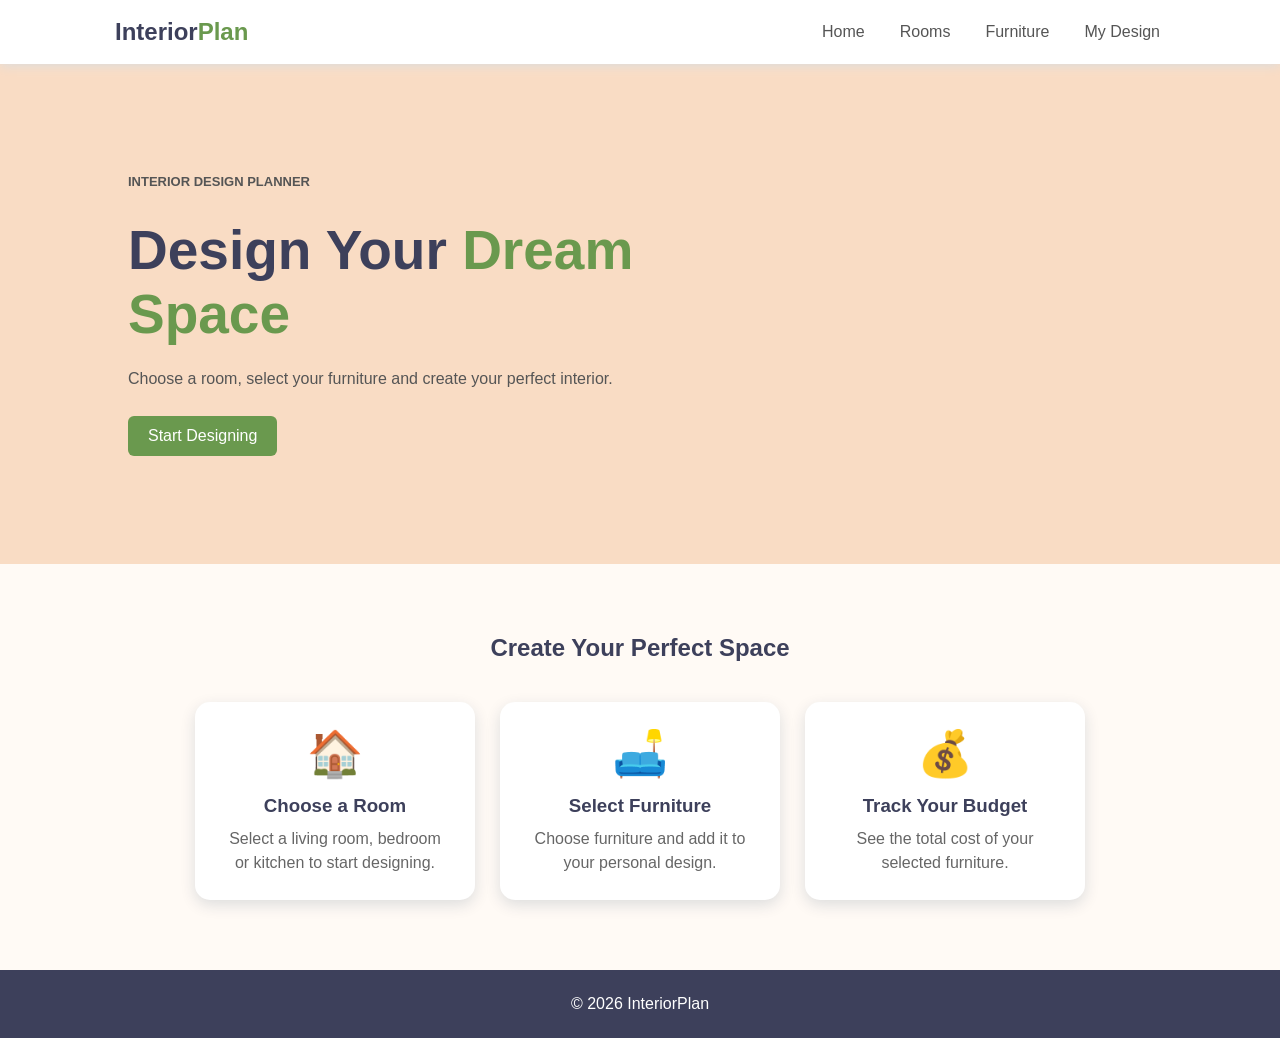
<file: index.html>
<!DOCTYPE html>
<html lang="en">

<head>

    <meta charset="UTF-8">

    <meta name="viewport" content="width=device-width, initial-scale=1.0">

    <title>InteriorPlan - Home</title>

    <link rel="stylesheet" href="style.css">

</head>

<body>

    <!-- Navbar -->

    <header>

        <nav>

            <h2>Interior<span>Plan</span></h2>

            <div class="links">

                <a href="index.html">Home</a>

                <a href="rooms.html">Rooms</a>

                <a href="furniture.html">Furniture</a>

                <a href="design.html">My Design</a>

            </div>

        </nav>

    </header>


    <!-- Home -->

    <section class="hero">

        <div>

            <p class="tag">
                INTERIOR DESIGN PLANNER
            </p>

            <h1>
                Design Your
                <span>Dream Space</span>
            </h1>

            <p>
                Choose a room, select your furniture
                and create your perfect interior.
            </p>

            <a href="rooms.html" class="button">
                Start Designing
            </a>

        </div>

    </section>


    <!-- Information -->

    <section class="home-info">

        <h2 class="title">
            Create Your Perfect Space
        </h2>

        <div class="info-container">

            <div class="info-card">

                <div>🏠</div>

                <h3>Choose a Room</h3>

                <p>
                    Select a living room, bedroom
                    or kitchen to start designing.
                </p>

            </div>


            <div class="info-card">

                <div>🛋️</div>

                <h3>Select Furniture</h3>

                <p>
                    Choose furniture and add it
                    to your personal design.
                </p>

            </div>


            <div class="info-card">

                <div>💰</div>

                <h3>Track Your Budget</h3>

                <p>
                    See the total cost of your
                    selected furniture.
                </p>

            </div>

        </div>

    </section>


    <footer>

        <p>© 2026 InteriorPlan</p>

    </footer>

</body>

</html>
</file>
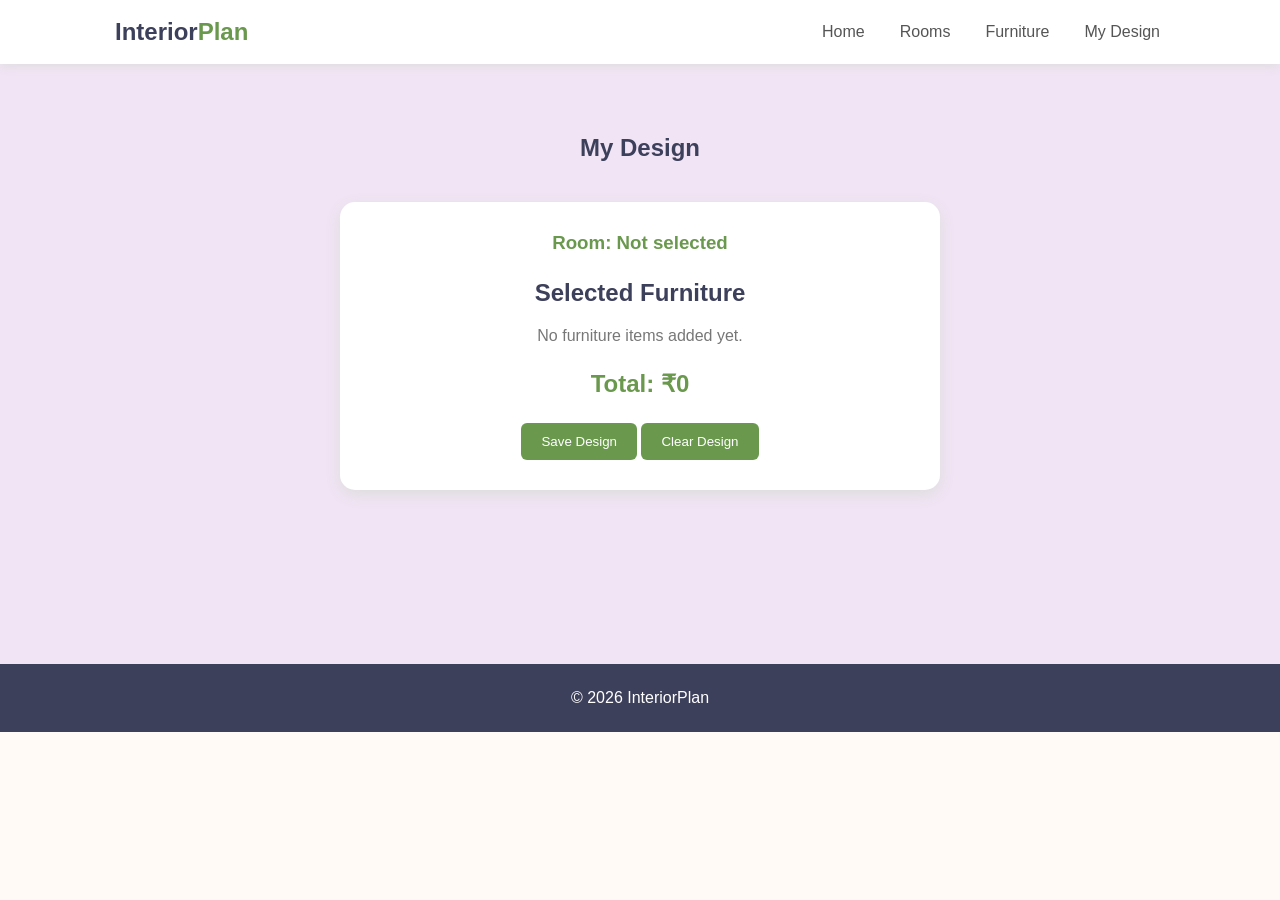
<file: design.html>
<!DOCTYPE html>
<html lang="en">

<head>

    <meta charset="UTF-8">

    <meta name="viewport"
          content="width=device-width, initial-scale=1.0">

    <title>InteriorPlan - My Design</title>

    <link rel="stylesheet" href="style.css">

</head>


<body>


<header>

    <nav>

        <h2>Interior<span>Plan</span></h2>

        <div class="links">

            <a href="index.html">Home</a>

            <a href="rooms.html">Rooms</a>

            <a href="furniture.html">Furniture</a>

            <a href="design.html">My Design</a>

        </div>

    </nav>

</header>


<section id="design">

    <h2 class="title">My Design</h2>


    <div class="design-box">

        <h3 id="room">
            Room: Not selected
        </h3>


        <h2>Selected Furniture</h2>


        <div id="items">
            No furniture added yet.
        </div>


        <h2 class="total">
            Total: ₹<span id="total">0</span>
        </h2>


        <button onclick="saveDesign()">
            Save Design
        </button>


        <button onclick="clearDesign()">
            Clear Design
        </button>

    </div>

</section>


<footer>

    <p>© 2026 InteriorPlan</p>

</footer>


<script src="script.js"></script>

</body>

</html>
</file>
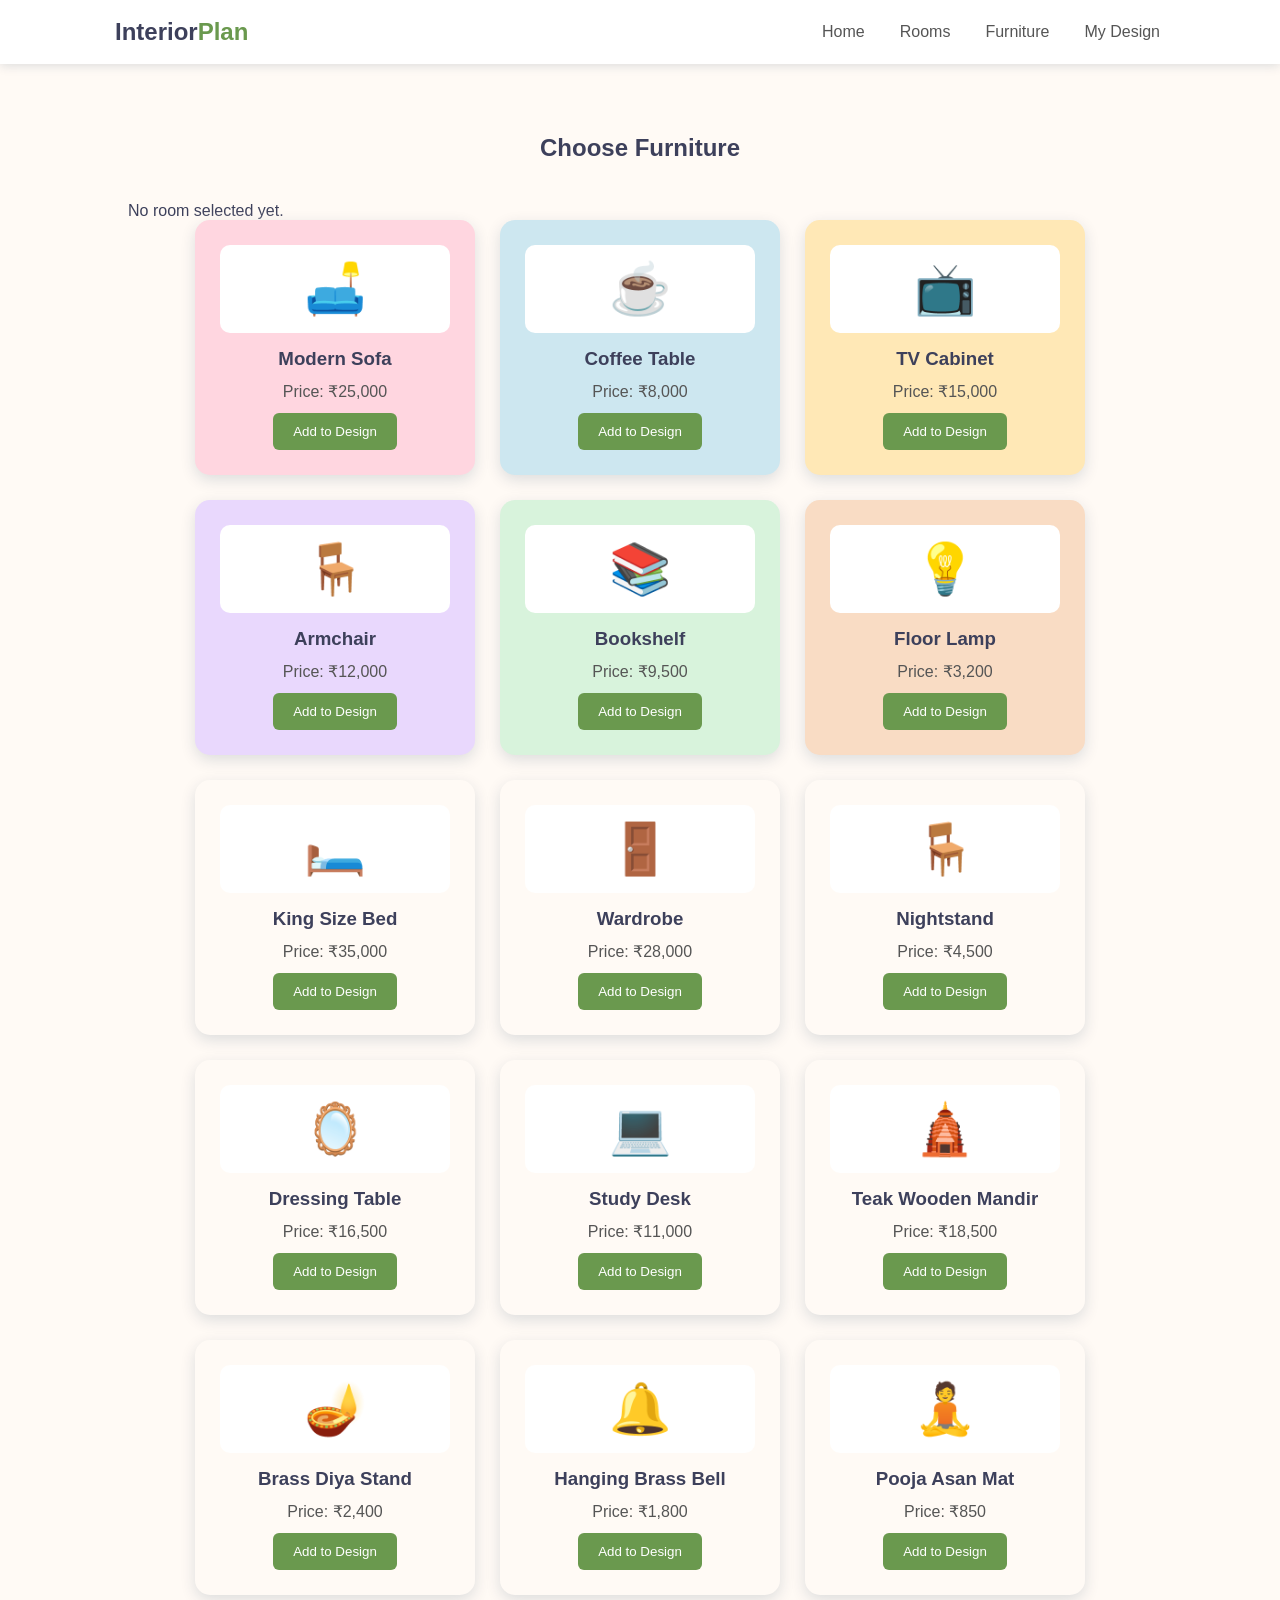
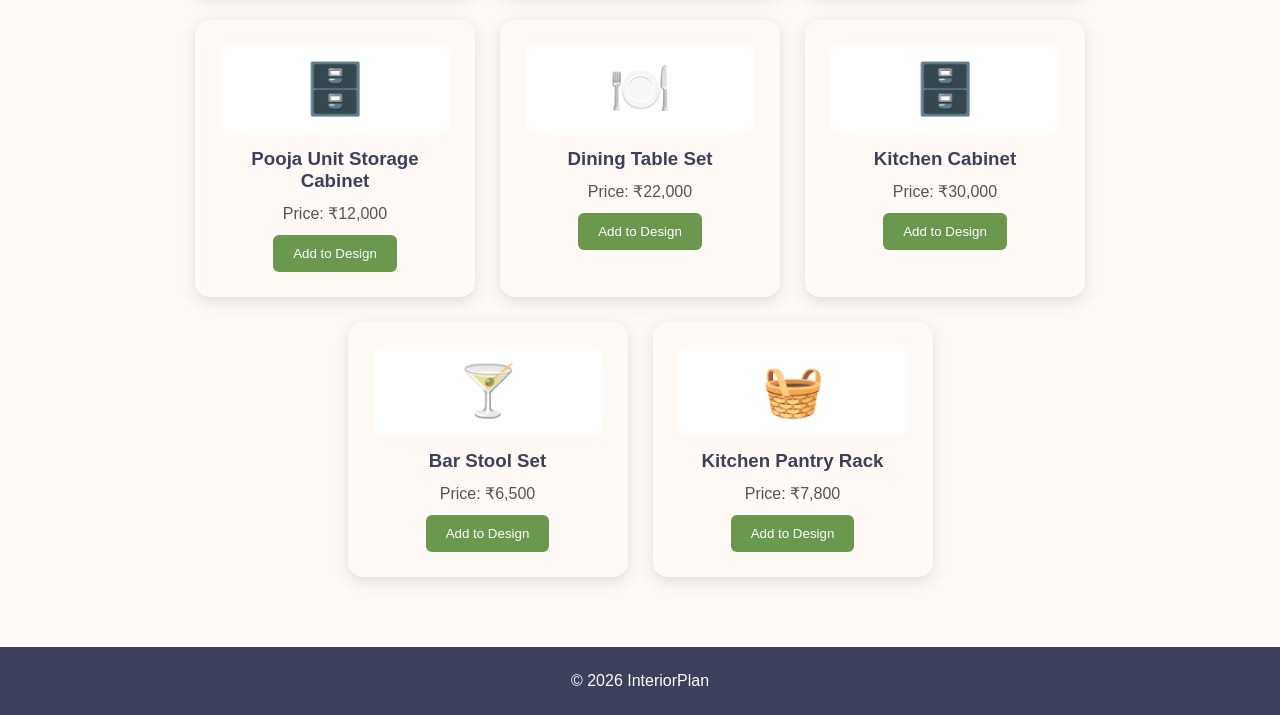
<file: furniture.html>
<!DOCTYPE html>
<html lang="en">

<head>
    <meta charset="UTF-8">
    <meta name="viewport" content="width=device-width, initial-scale=1.0">
    <title>InteriorPlan - Furniture</title>
    <link rel="stylesheet" href="style.css">
</head>

<body>

<header>
    <nav>
        <h2>Interior<span>Plan</span></h2>
        <div class="links">
            <a href="index.html">Home</a>
            <a href="rooms.html">Rooms</a>
            <a href="furniture.html">Furniture</a>
            <a href="design.html">My Design</a>
        </div>
    </nav>
</header>

<section class="furniture-section">
    <h2 class="title">Choose Furniture</h2>

    <div id="selected-room"></div>

    <div class="furniture-container">

        <!-- ================= LIVING ROOM ================= -->
        <div class="furniture-card" data-room="Living Room">
            <div class="furniture-icon">🛋️</div>
            <h3>Modern Sofa</h3>
            <p>Price: ₹25,000</p>
            <button onclick="addItem('Modern Sofa', 25000)">Add to Design</button>
        </div>

        <div class="furniture-card" data-room="Living Room">
            <div class="furniture-icon">☕</div>
            <h3>Coffee Table</h3>
            <p>Price: ₹8,000</p>
            <button onclick="addItem('Coffee Table', 8000)">Add to Design</button>
        </div>

        <div class="furniture-card" data-room="Living Room">
            <div class="furniture-icon">📺</div>
            <h3>TV Cabinet</h3>
            <p>Price: ₹15,000</p>
            <button onclick="addItem('TV Cabinet', 15000)">Add to Design</button>
        </div>

        <div class="furniture-card" data-room="Living Room">
            <div class="furniture-icon">🪑</div>
            <h3>Armchair</h3>
            <p>Price: ₹12,000</p>
            <button onclick="addItem('Armchair', 12000)">Add to Design</button>
        </div>

        <div class="furniture-card" data-room="Living Room">
            <div class="furniture-icon">📚</div>
            <h3>Bookshelf</h3>
            <p>Price: ₹9,500</p>
            <button onclick="addItem('Bookshelf', 9500)">Add to Design</button>
        </div>

        <div class="furniture-card" data-room="Living Room">
            <div class="furniture-icon">💡</div>
            <h3>Floor Lamp</h3>
            <p>Price: ₹3,200</p>
            <button onclick="addItem('Floor Lamp', 3200)">Add to Design</button>
        </div>


        <!-- ================= BEDROOM ================= -->
        <div class="furniture-card" data-room="Bedroom">
            <div class="furniture-icon">🛏️</div>
            <h3>King Size Bed</h3>
            <p>Price: ₹35,000</p>
            <button onclick="addItem('King Size Bed', 35000)">Add to Design</button>
        </div>

        <div class="furniture-card" data-room="Bedroom">
            <div class="furniture-icon">🚪</div>
            <h3>Wardrobe</h3>
            <p>Price: ₹28,000</p>
            <button onclick="addItem('Wardrobe', 28000)">Add to Design</button>
        </div>

        <div class="furniture-card" data-room="Bedroom">
            <div class="furniture-icon">🪑</div>
            <h3>Nightstand</h3>
            <p>Price: ₹4,500</p>
            <button onclick="addItem('Nightstand', 4500)">Add to Design</button>
        </div>

        <div class="furniture-card" data-room="Bedroom">
            <div class="furniture-icon">🪞</div>
            <h3>Dressing Table</h3>
            <p>Price: ₹16,500</p>
            <button onclick="addItem('Dressing Table', 16500)">Add to Design</button>
        </div>

        <div class="furniture-card" data-room="Bedroom">
            <div class="furniture-icon">💻</div>
            <h3>Study Desk</h3>
            <p>Price: ₹11,000</p>
            <button onclick="addItem('Study Desk', 11000)">Add to Design</button>
        </div>


        <!-- ================= POOJA ROOM ================= -->
        <div class="furniture-card" data-room="Pooja Room">
        <div class="furniture-icon">🛕</div>
        <h3>Teak Wooden Mandir</h3>
        <p>Price: ₹18,500</p>
        <button onclick="addItem('Teak Wooden Mandir', 18500)">Add to Design</button>
        </div>

        <div class="furniture-card" data-room="Pooja Room">
        <div class="furniture-icon">🪔</div>
        <h3>Brass Diya Stand</h3>
        <p>Price: ₹2,400</p>
        <button onclick="addItem('Brass Diya Stand', 2400)">Add to Design</button>
        </div>

        <div class="furniture-card" data-room="Pooja Room">
        <div class="furniture-icon">🔔</div>
        <h3>Hanging Brass Bell</h3>
        <p>Price: ₹1,800</p>
        <button onclick="addItem('Hanging Brass Bell', 1800)">Add to Design</button>
        </div>

        <div class="furniture-card" data-room="Pooja Room">
        <div class="furniture-icon">🧘</div>
        <h3>Pooja Asan Mat</h3>
        <p>Price: ₹850</p>
        <button onclick="addItem('Pooja Asan Mat', 850)">Add to Design</button>
        </div>

        <div class="furniture-card" data-room="Pooja Room">
        <div class="furniture-icon">🗄️</div>
        <h3>Pooja Unit Storage Cabinet</h3>
        <p>Price: ₹12,000</p>
        <button onclick="addItem('Pooja Unit Storage Cabinet', 12000)">Add to Design</button>
        </div>


        <!-- ================= KITCHEN ================= -->
        <div class="furniture-card" data-room="Kitchen">
            <div class="furniture-icon">🍽️</div>
            <h3>Dining Table Set</h3>
            <p>Price: ₹22,000</p>
            <button onclick="addItem('Dining Table Set', 22000)">Add to Design</button>
        </div>

        <div class="furniture-card" data-room="Kitchen">
            <div class="furniture-icon">🗄️</div>
            <h3>Kitchen Cabinet</h3>
            <p>Price: ₹30,000</p>
            <button onclick="addItem('Kitchen Cabinet', 30000)">Add to Design</button>
        </div>

        <div class="furniture-card" data-room="Kitchen">
            <div class="furniture-icon">🍸</div>
            <h3>Bar Stool Set</h3>
            <p>Price: ₹6,500</p>
            <button onclick="addItem('Bar Stool Set', 6500)">Add to Design</button>
        </div>

        <div class="furniture-card" data-room="Kitchen">
            <div class="furniture-icon">🧺</div>
            <h3>Kitchen Pantry Rack</h3>
            <p>Price: ₹7,800</p>
            <button onclick="addItem('Kitchen Pantry Rack', 7800)">Add to Design</button>
        </div>

    </div>
</section>

<footer>
    <p>© 2026 InteriorPlan</p>
</footer>

<script src="script.js"></script>

</body>
</html>
</file>
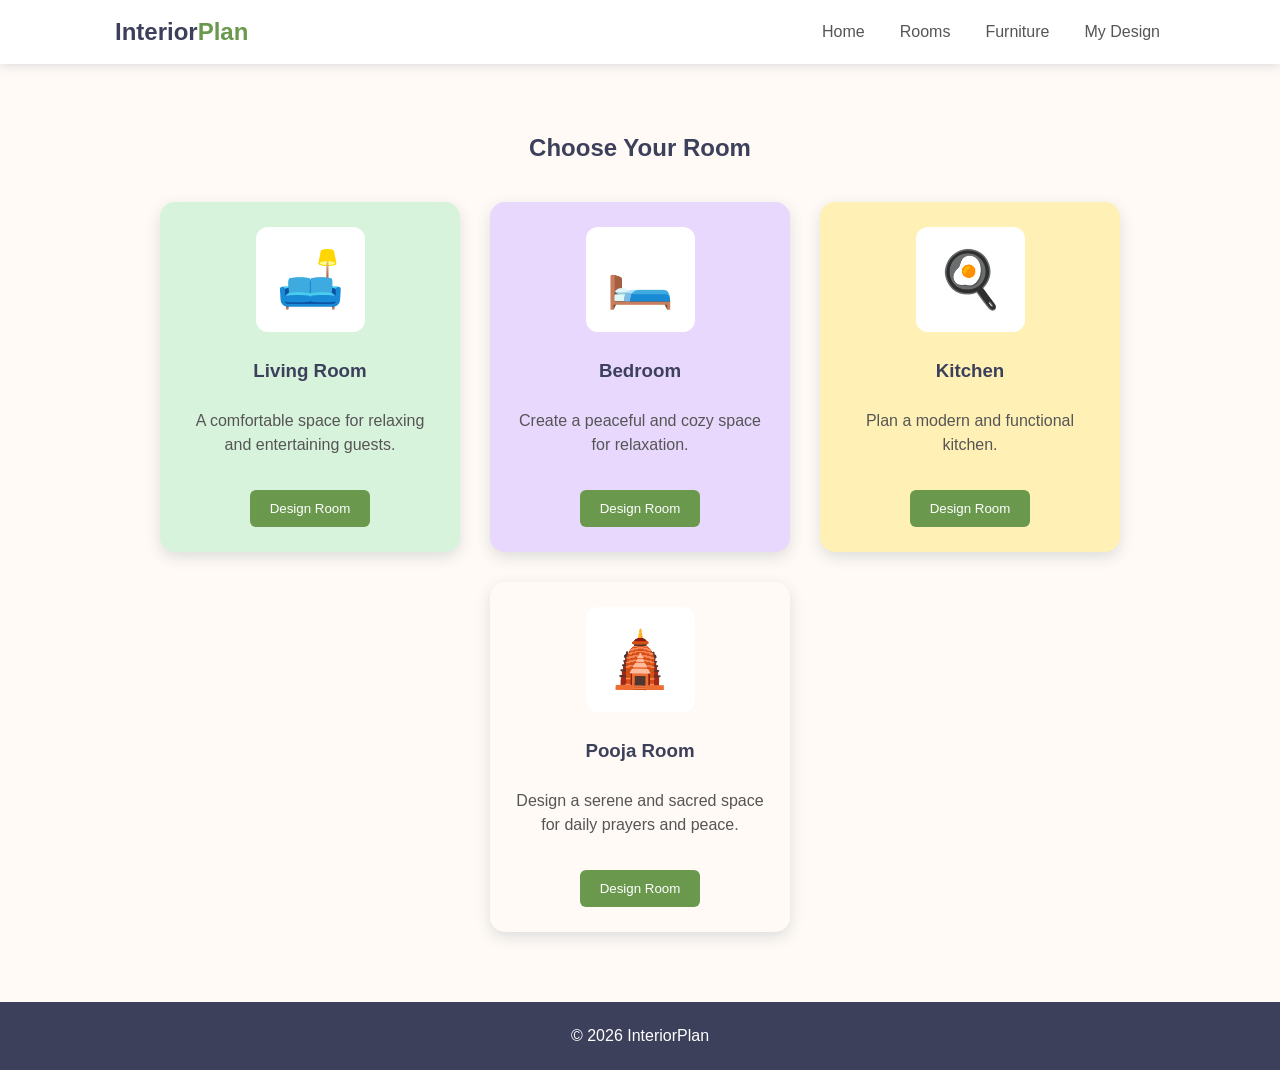
<file: rooms.html>
<!DOCTYPE html>
<html lang="en">

<head>
    <meta charset="UTF-8">
    <meta name="viewport" content="width=device-width, initial-scale=1.0">
    <title>InteriorPlan - Rooms</title>
    <link rel="stylesheet" href="style.css">
</head>

<body>

<header>
    <nav>
        <h2>Interior<span>Plan</span></h2>
        <div class="links">
            <a href="index.html">Home</a>
            <a href="rooms.html">Rooms</a>
            <a href="furniture.html">Furniture</a>
            <a href="design.html">My Design</a>
        </div>
    </nav>
</header>

<section class="rooms-section">
    <h2 class="title">Choose Your Room</h2>

    <div class="room-container">

        <!-- Living Room -->
        <div class="room-card">
            <div class="room-icon">🛋️</div>
            <h3>Living Room</h3>
            <p>A comfortable space for relaxing and entertaining guests.</p>
            <button onclick="chooseRoom('Living Room')">Design Room</button>
        </div>

        <!-- Bedroom -->
        <div class="room-card">
            <div class="room-icon">🛏️</div>
            <h3>Bedroom</h3>
            <p>Create a peaceful and cozy space for relaxation.</p>
            <button onclick="chooseRoom('Bedroom')">Design Room</button>
        </div>

        <!-- Kitchen -->
        <div class="room-card">
            <div class="room-icon">🍳</div>
            <h3>Kitchen</h3>
            <p>Plan a modern and functional kitchen.</p>
            <button onclick="chooseRoom('Kitchen')">Design Room</button>
        </div>

        <!-- Pooja Room -->
        <div class="room-card">
            <div class="room-icon">🛕</div>
            <h3>Pooja Room</h3>
            <p>Design a serene and sacred space for daily prayers and peace.</p>
            <button onclick="chooseRoom('Pooja Room')">Design Room</button>
        </div>

    </div>
</section>

<footer>
    <p>© 2026 InteriorPlan</p>
</footer>

<script src="script.js"></script>

</body>
</html>
</file>
<file: style.css>
* {
    margin: 0;
    padding: 0;
    box-sizing: border-box;
}


body {
    font-family: Arial, sans-serif;

    background: #fffaf5;

    color: #3d405b;

    min-height: 100vh;
}


/* ================= NAVBAR ================= */

header {
    background: white;

    box-shadow: 0 2px 10px #ddd;

    position: relative;

    z-index: 10;
}


nav {
    max-width: 1100px;

    margin: auto;

    padding: 18px 25px;

    display: flex;

    justify-content: space-between;

    align-items: center;

    gap: 20px;

    flex-wrap: wrap;
}


nav h2 {
    white-space: nowrap;
}


nav h2 span {
    color: #6a994e;
}


.links {
    display: flex;

    gap: 25px;

    flex-wrap: wrap;

    justify-content: center;
}


.links a {
    text-decoration: none;

    color: #555;

    white-space: nowrap;

    padding: 5px;
}


.links a:hover {
    color: #6a994e;
}


/* ================= HERO ================= */

.hero {
    min-height: 500px;

    display: flex;

    align-items: center;

    padding: 60px 10%;

    background: #f9dcc4;
}


.hero div {
    max-width: 550px;
}


.tag {
    color: #bc6c25;

    font-size: 13px;

    font-weight: bold;
}


.hero h1 {
    font-size: 55px;

    margin: 20px 0;
}


.hero h1 span {
    color: #6a994e;
}


.hero p {
    line-height: 1.6;

    margin-bottom: 25px;

    color: #555;
}


/* ================= BUTTONS ================= */

button,
.button {
    background: #6a994e;

    color: white;

    border: none;

    padding: 11px 20px;

    border-radius: 6px;

    cursor: pointer;

    text-decoration: none;

    display: inline-block;
}


button:hover,
.button:hover {
    background: #386641;
}


/* ================= SECTIONS ================= */

section {
    padding: 70px 10%;
}


.title {
    text-align: center;

    margin-bottom: 40px;
}


/* ================= HOME ================= */

.home-info {
    background: #fffaf5;
}


.info-container {
    display: flex;

    justify-content: center;

    gap: 25px;

    flex-wrap: wrap;
}


.info-card {
    width: 280px;

    padding: 25px;

    text-align: center;

    background: white;

    border-radius: 15px;

    box-shadow: 0 5px 15px #ddd;

    transition: 0.3s;
}


.info-card:hover {
    transform: translateY(-5px);
}


.info-card div {
    font-size: 45px;

    margin-bottom: 15px;
}


.info-card p {
    color: #666;

    line-height: 1.5;

    margin-top: 10px;
}


/* ================= ROOMS ================= */

.rooms-section {
    min-height: 600px;

    background: #fffaf5;
}


.room-container {
    display: flex;

    justify-content: center;

    align-items: stretch;

    gap: 30px;

    flex-wrap: wrap;
}


.room-card {
    width: 300px;

    min-height: 350px;

    padding: 25px;

    text-align: center;

    border-radius: 15px;

    box-shadow: 0 5px 15px #ddd;

    display: flex;

    flex-direction: column;

    align-items: center;

    justify-content: space-between;

    transition: 0.3s;
}


.room-card:nth-child(1) {
    background: #d8f3dc;
}


.room-card:nth-child(2) {
    background: #e9d8fd;
}


.room-card:nth-child(3) {
    background: #fff1b6;
}


.room-card:hover {
    transform: translateY(-8px);
}


.room-icon {
    font-size: 55px;

    background: white;

    padding: 20px;

    margin-bottom: 15px;

    border-radius: 12px;
}


.room-card p {
    color: #555;

    line-height: 1.5;

    margin: 15px 0 20px;
}


/* ================= FURNITURE ================= */

.furniture {
    background: #eaf4f4;
}


.furniture-container {
    display: flex;

    justify-content: center;

    gap: 25px;

    flex-wrap: wrap;
}


.furniture-card {
    width: 280px;

    padding: 25px;

    text-align: center;

    border-radius: 15px;

    box-shadow: 0 5px 15px #ddd;

    transition: 0.3s;
}


.furniture-card:nth-child(1) {
    background: #ffd6e0;
}


.furniture-card:nth-child(2) {
    background: #cde7f0;
}


.furniture-card:nth-child(3) {
    background: #ffe8b6;
}


.furniture-card:nth-child(4) {
    background: #e9d8fd;
}


.furniture-card:nth-child(5) {
    background: #d8f3dc;
}


.furniture-card:nth-child(6) {
    background: #f9dcc4;
}


.furniture-card:hover {
    transform: translateY(-8px);
}


.furniture-icon {
    font-size: 50px;

    background: white;

    padding: 15px;

    margin-bottom: 15px;

    border-radius: 10px;
}


.furniture-card p {
    color: #555;

    margin: 12px 0;
}


.furniture-card h4 {
    color: #bc6c25;

    font-size: 20px;

    margin: 15px;
}


/* ================= MY DESIGN ================= */

#design {
    min-height: 600px;

    background: #f1e4f5;
}


.design-box {
    max-width: 600px;

    margin: auto;

    padding: 30px;

    background: white;

    border-radius: 15px;

    box-shadow: 0 5px 15px #ddd;

    text-align: center;
}


.design-box > h3 {
    color: #6a994e;

    margin-bottom: 25px;
}


#items {
    margin: 20px 0;
}


.item {
    display: flex;

    justify-content: space-between;

    align-items: center;

    gap: 15px;

    padding: 12px;

    margin: 8px 0;

    background: #f9f5ff;

    border-radius: 8px;
}


.remove {
    background: #e76f51;

    padding: 6px 10px;
}


.remove:hover {
    background: #c44536;
}


.total {
    color: #6a994e;

    margin: 25px;
}


/* ================= FOOTER ================= */

footer {
    background: #3d405b;

    color: white;

    text-align: center;

    padding: 25px;

    margin-top: 0;
}


/* ================= MOBILE ================= */

@media (max-width: 600px) {

    nav {
        flex-direction: column;

        justify-content: center;

        padding: 15px;
    }


    .links {
        gap: 10px;

        width: 100%;
    }


    .links a {
        font-size: 14px;
    }


    .hero {
        min-height: 450px;

        padding: 50px 8%;
    }


    .hero h1 {
        font-size: 40px;
    }


    section {
        padding: 50px 8%;
    }


    .room-card,
    .furniture-card,
    .info-card {
        width: 100%;

        max-width: 350px;
    }


    .item {
        flex-direction: column;

        text-align: center;
    }

}
</file>
